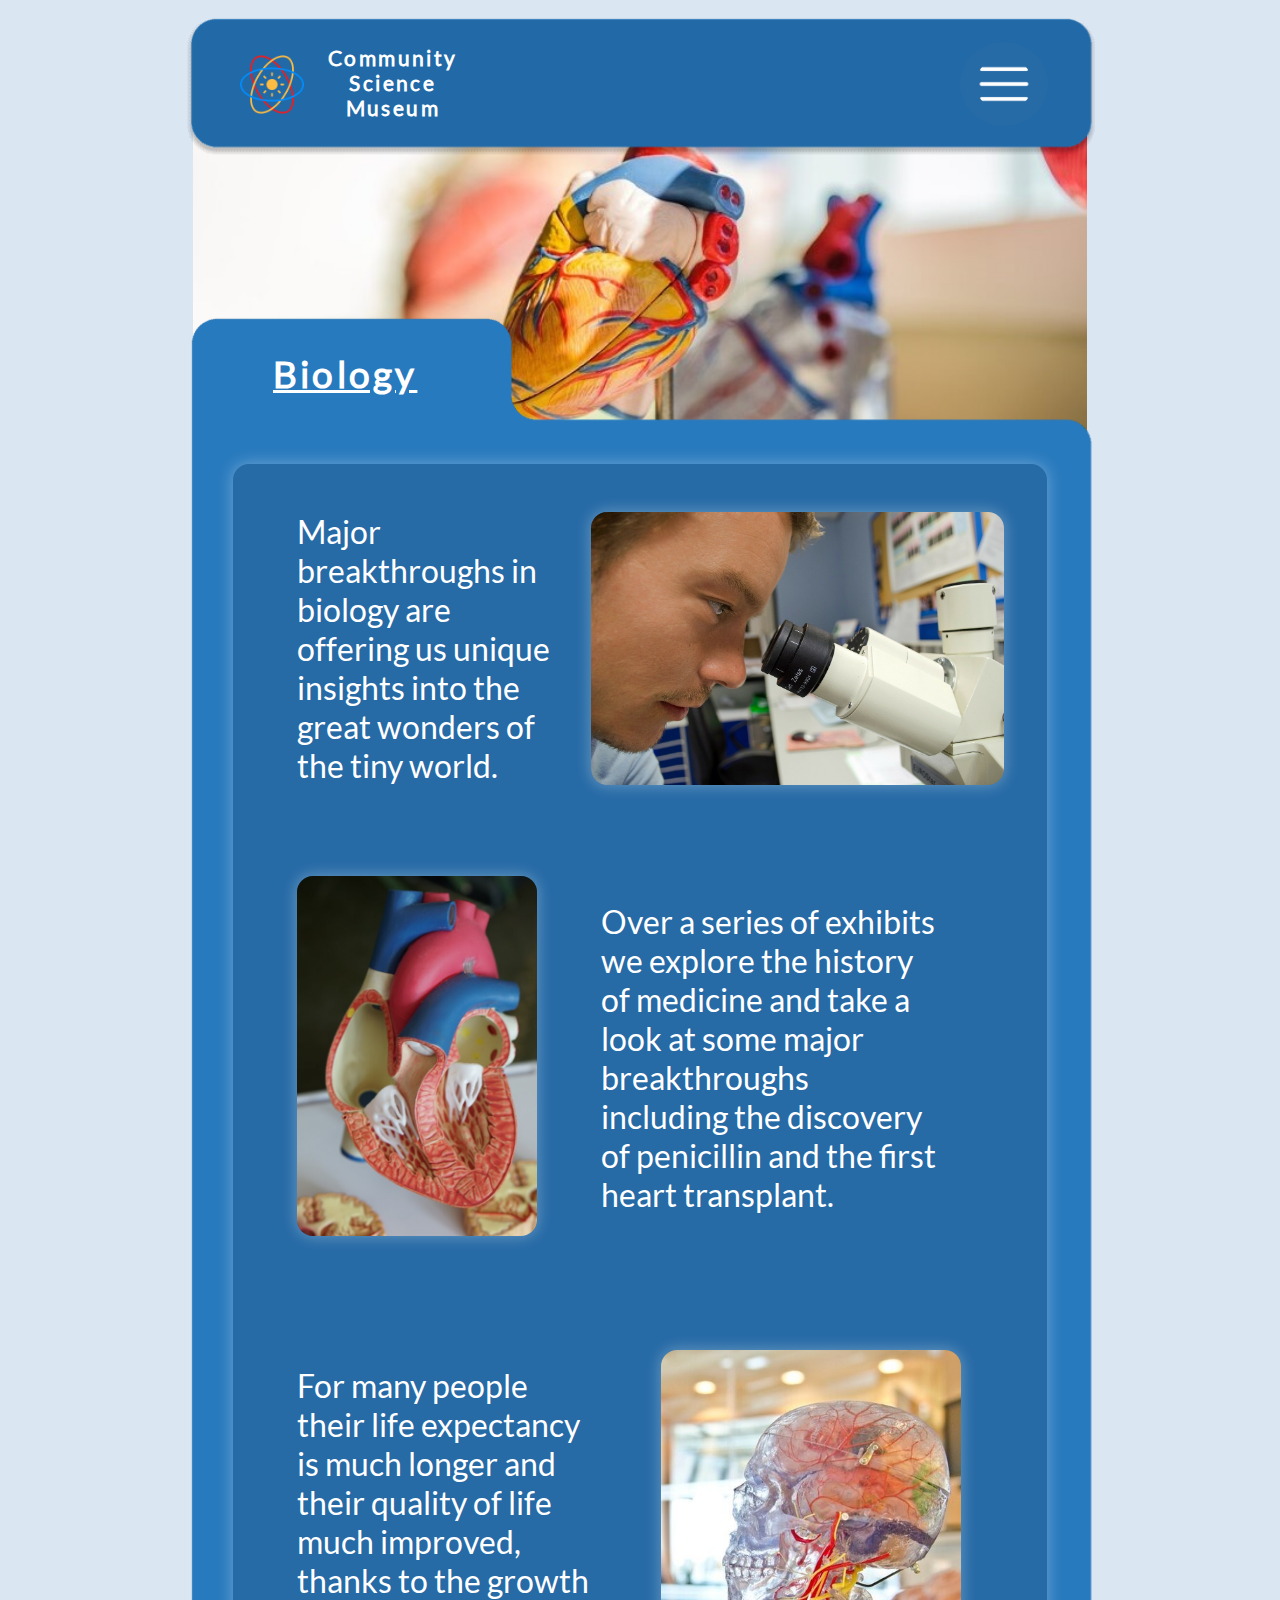
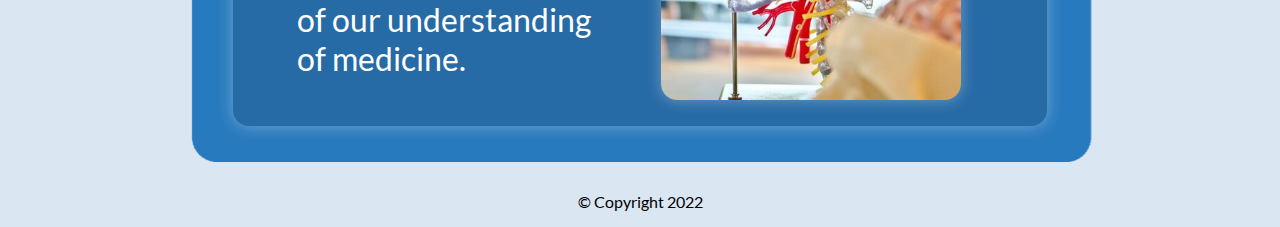
<file: html/biology.html>
<!DOCTYPE html>
<html class="bodyHtml" lang="en">
  <head>
    <meta charset="UTF-8" />
    <meta http-equiv="X-UA-Compatible" content="IE=edge" />
    <meta name="viewport" content="width=device-width, initial-scale=1.0" />
    <meta
      name="description"
      content="Over a series of exhibits we explore the history of medicine and take a look at some major breakthroughs."
    />
    <link href="/css/styles.css" rel="stylesheet" />
    <link rel="icon" href="../images/logo.png" type="image/png" />

    <title>CSM | Biology</title>
  </head>
  <body class="body-about">
    <header>
      <div class="logo-name">
        <a href="/index.html" class="link-logo">
          <img
            src="/images/logo.png"
            alt="Image of the museums logo"
            class="logo"
          />
        </a>
        <a href="/index.html" class="link-name">
          <h1 class="name">
            Community
            <span> Science </span>
            Museum
          </h1>
        </a>
      </div>
      <input type="checkbox" id="hamburger-menu" />
      <label for="hamburger-menu"
        ><img src="/images/hamburger-icon.png" alt="menu" class="menu-icon"
      /></label>
      <nav class="menu">
        <a href="/index.html" class="button"> Home </a>
        <a href="/html/about.html" class="button"> About </a>
        <a href="/index.html#h1-vi-us" class="button"> Visit </a>
        <a href="/index.html#h1-sp-ev" class="button"> Events </a>
        <a href="/index.html#h1-ex" class="button"> Explore </a>
        <a href="/index.html#h1-ex-sp" class="button"> Exhibitions </a>
        <a href="/index.html#h1-get-inv" class="button"> Get involved </a>
      </nav>
    </header>
    <div class="background-pictures">
      <div class="biology-bg-pic"></div>
    </div>
    <main class="main-cosmology">
      <h1 class="h1-et" id="h1-bio">Biology</h1>
      <section class="section-about" id="section-cos">
        <div>
          <p class="p-cos-1" id="p-bio-1">
            Major breakthroughs in biology are offering us unique insights into
            the great wonders of the tiny world.
          </p>
          <img
            src="/images/for-researchers.jpg"
            class="bio-img-1"
            alt="Image of a man looking into a microscope"
          />
        </div>
        <div>
          <img
            src="/images/biology1.jpg"
            class="bio-img-2"
            alt="Image of a model of a human heart"
          />
          <p class="p-bio-2">
            Over a series of exhibits we explore the history of medicine and
            take a look at some major breakthroughs including the discovery of
            penicillin and the first heart transplant.
          </p>
        </div>
        <div>
          <p class="p-cos-3" id="p-bio-3">
            For many people their life expectancy is much longer and their
            quality of life much improved, thanks to the growth of our
            understanding of medicine.
          </p>
          <div class="div-bio-img-3">
            <img
              class="evo-img-3"
              alt="Image of a transparent model of the human head"
            />
          </div>
        </div>
      </section>
    </main>
    <footer class="footer-robotics">&copy; Copyright 2022</footer>
  </body>
</html>
</file>
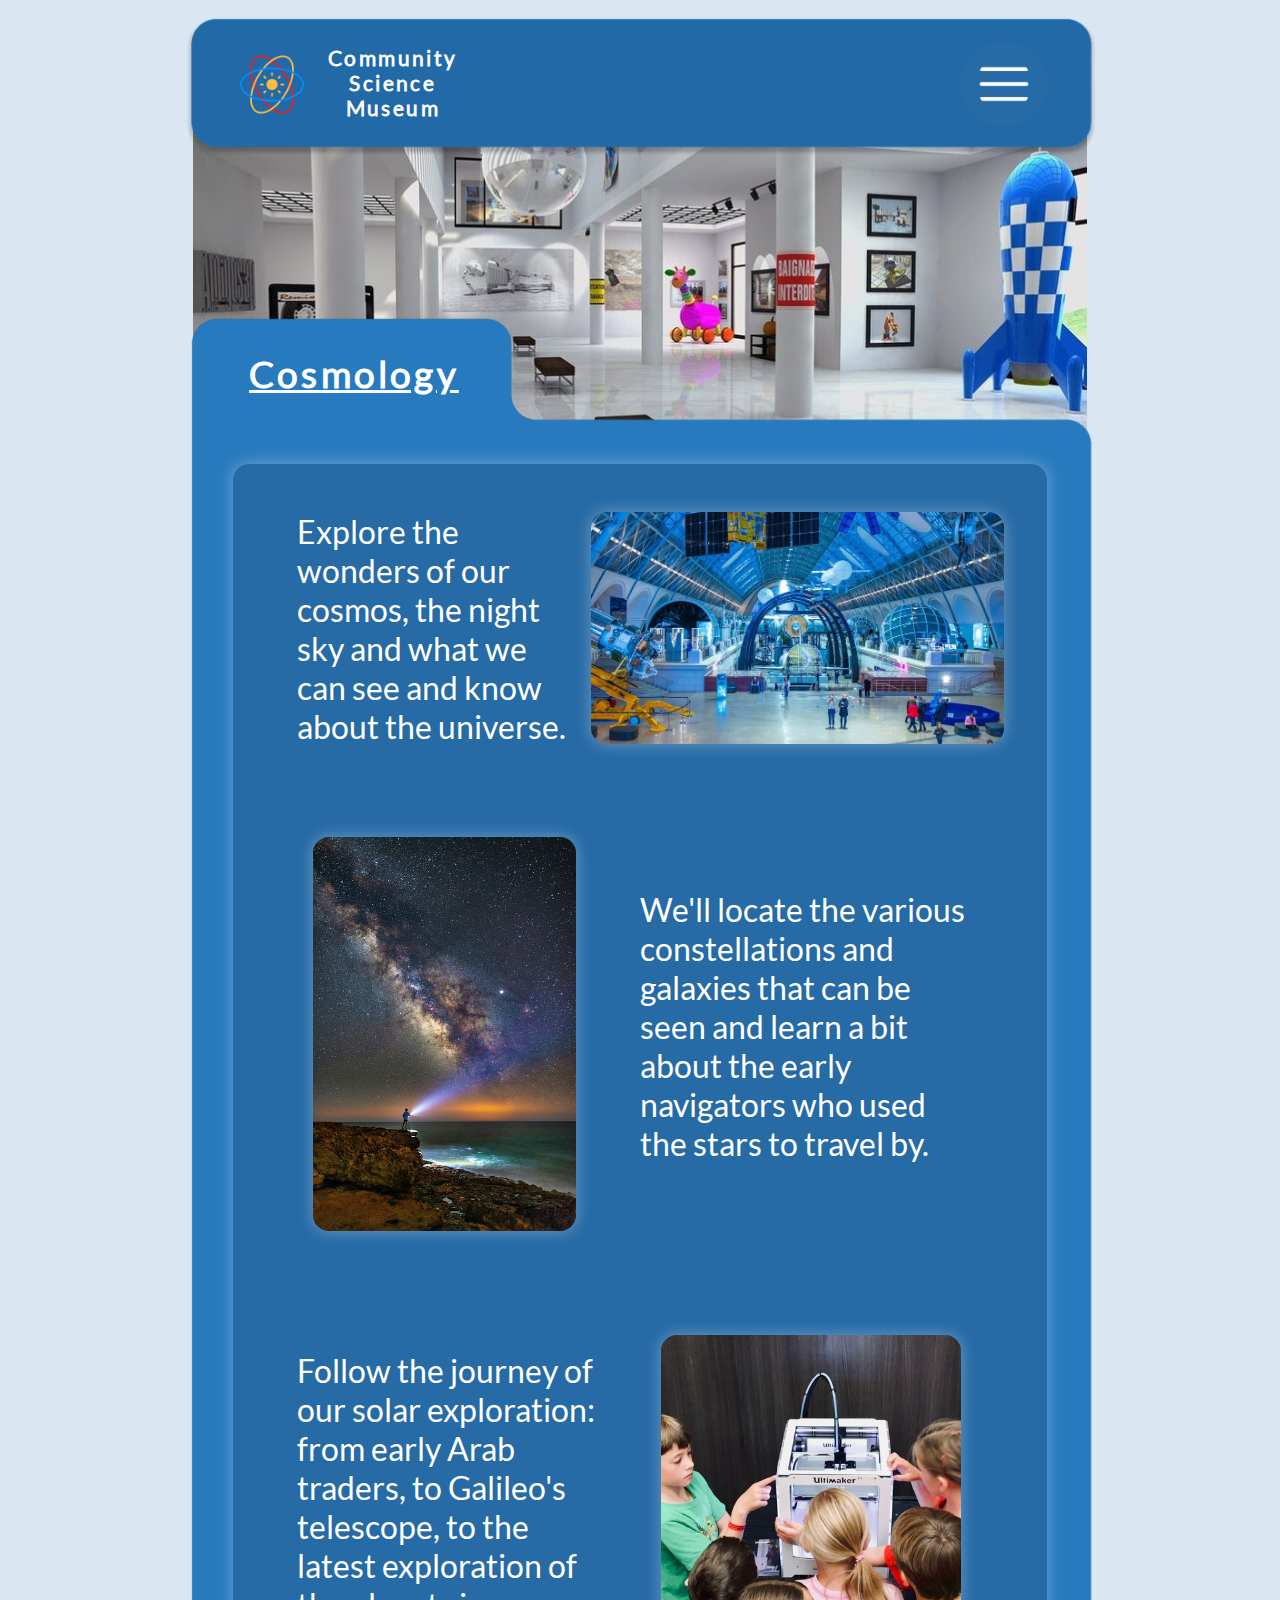
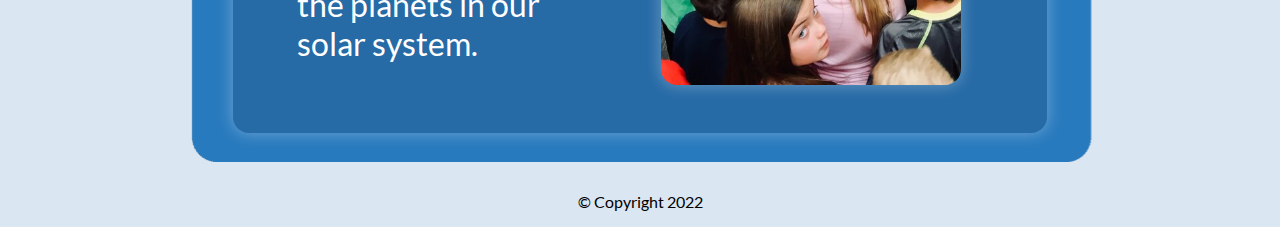
<file: html/cosmology.html>
<!DOCTYPE html>
<html class="bodyHtml" lang="en">
  <head>
    <meta charset="UTF-8" />
    <meta http-equiv="X-UA-Compatible" content="IE=edge" />
    <meta name="viewport" content="width=device-width, initial-scale=1.0" />
    <meta
      name="description"
      content="Explore the wonders of our cosmos through our fantastic exhibitions"
    />
    <link href="/css/styles.css" rel="stylesheet" />
    <link rel="icon" href="../images/logo.png" type="image/png" />

    <title>CSM | Cosmology</title>
  </head>
  <body class="body-about">
    <header>
      <div class="logo-name">
        <a href="/index.html" class="link-logo">
          <img
            src="/images/logo.png"
            alt="Image of the museums logo"
            class="logo"
          />
        </a>
        <a href="/index.html" class="link-name">
          <h1 class="name">
            Community
            <span> Science </span>
            Museum
          </h1>
        </a>
      </div>
      <input type="checkbox" id="hamburger-menu" />
      <label for="hamburger-menu"
        ><img src="/images/hamburger-icon.png" alt="menu" class="menu-icon"
      /></label>
      <nav class="menu">
        <a href="/index.html" class="button"> Home </a>
        <a href="/html/about.html" class="button"> About </a>
        <a href="/index.html#h1-vi-us" class="button"> Visit </a>
        <a href="/index.html#h1-sp-ev" class="button"> Events </a>
        <a href="/index.html#h1-ex" class="button"> Explore </a>
        <a href="/index.html#h1-ex-sp" class="button"> Exhibitions </a>
        <a href="/index.html#h1-get-inv" class="button"> Get involved </a>
      </nav>
    </header>
    <div class="background-pictures">
      <div class="cosmology-bg-pic"></div>
    </div>
    <main class="main-cosmology">
      <h1 class="h1-et" id="h1-cos">Cosmology</h1>
      <section class="section-about" id="section-cos">
        <div>
          <p class="p-cos-1">
            Explore the wonders of our cosmos, the night sky and what we can see
            and know about the universe.
          </p>
          <img
            src="/images/cosmology.jpg"
            class="cos-img-1"
            alt="Image of the milky way"
          />
        </div>
        <div>
          <img
            src="/images/milky-way.jpg"
            class="cos-img-2"
            alt="Image of kids fascinated about a 3d printing machine"
          />
          <p class="p-ft-2" id="p-cos-2">
            We'll locate the various constellations and galaxies that can be
            seen and learn a bit about the early navigators who used the stars
            to travel by.
          </p>
        </div>
        <div>
          <p class="p-cos-3">
            Follow the journey of our solar exploration: from early Arab
            traders, to Galileo's telescope, to the latest exploration of the
            planets in our solar system.
          </p>
          <div class="div-cos-img-3">
            <img
              class="cos-img-3"
              alt="Image of two female students discussing practical engineering"
            />
          </div>
        </div>
      </section>
    </main>
    <footer class="footer-robotics">&copy; Copyright 2022</footer>
  </body>
</html>
</file>
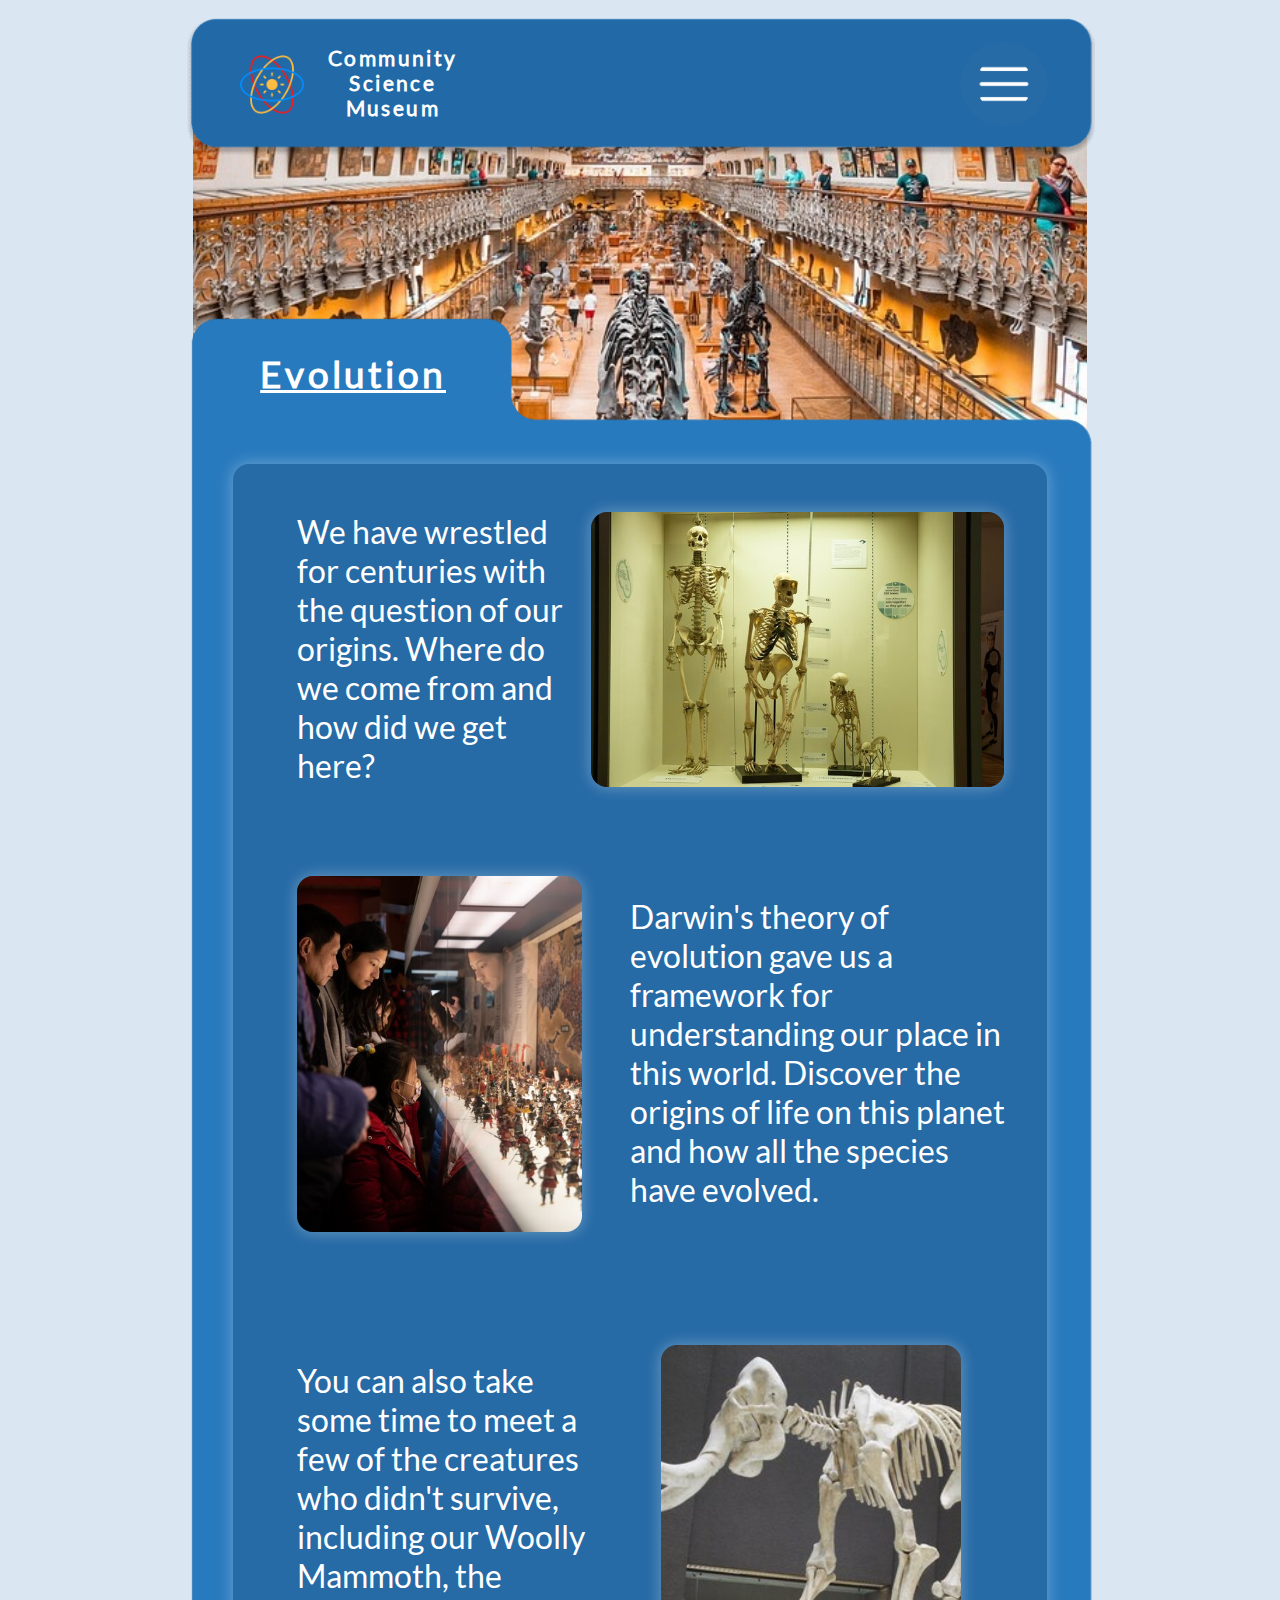
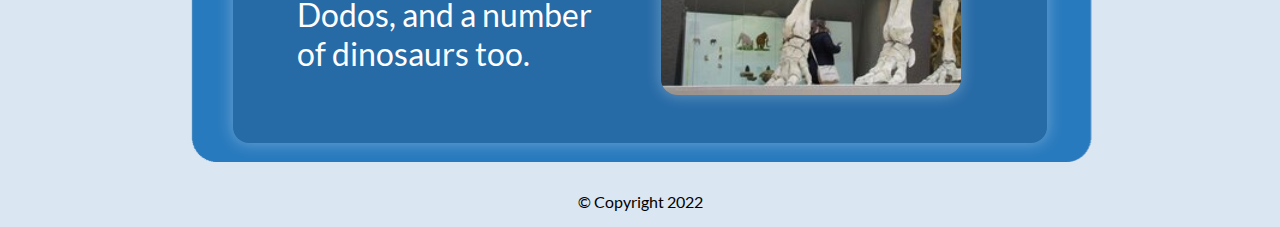
<file: html/evolution.html>
<!DOCTYPE html>
<html class="bodyHtml" lang="en">
  <head>
    <meta charset="UTF-8" />
    <meta http-equiv="X-UA-Compatible" content="IE=edge" />
    <meta name="viewport" content="width=device-width, initial-scale=1.0" />
    <meta
      name="description"
      content="Discover the origins of life through our evolution Exhibitions"
    />
    <link href="/css/styles.css" rel="stylesheet" />
    <link rel="icon" href="../images/logo.png" type="image/png" />

    <title>CSM | Evolution</title>
  </head>
  <body class="body-about">
    <header>
      <div class="logo-name">
        <a href="/index.html" class="link-logo">
          <img
            src="/images/logo.png"
            alt="Image of the museums logo"
            class="logo"
          />
        </a>
        <a href="/index.html" class="link-name">
          <h1 class="name">
            Community
            <span> Science </span>
            Museum
          </h1>
        </a>
      </div>
      <input type="checkbox" id="hamburger-menu" />
      <label for="hamburger-menu"
        ><img src="/images/hamburger-icon.png" alt="menu" class="menu-icon"
      /></label>
      <nav class="menu">
        <a href="/index.html" class="button"> Home </a>
        <a href="/html/about.html" class="button"> About </a>
        <a href="/index.html#h1-vi-us" class="button"> Visit </a>
        <a href="/index.html#h1-sp-ev" class="button"> Events </a>
        <a href="/index.html#h1-ex" class="button"> Explore </a>
        <a href="/index.html#h1-ex-sp" class="button"> Exhibitions </a>
        <a href="/index.html#h1-get-inv" class="button"> Get involved </a>
      </nav>
    </header>
    <div class="background-pictures">
      <div class="evolution-bg-pic"></div>
    </div>
    <main class="main-cosmology">
      <h1 class="h1-et" id="h1-evo">Evolution</h1>
      <section class="section-about" id="section-cos">
        <div>
          <p class="p-cos-1" id="p-evo-1">
            We have wrestled for centuries with the question of our origins.
            Where do we come from and how did we get here?
          </p>
          <img
            src="/images/skeletons.jpg"
            class="cos-img-1"
            id="evo-img-1"
            alt="Image of skeletons representing evolution"
          />
        </div>
        <div>
          <img
            src="/images/evolution2.jpg"
            class="evo-img-2"
            alt="Image of family watching a museum exhibit"
          />
          <p class="p-evo-2">
            Darwin's theory of evolution gave us a framework for understanding
            our place in this world. Discover the origins of life on this planet
            and how all the species have evolved.
          </p>
        </div>
        <div>
          <p class="p-cos-3" id="p-evo-3">
            You can also take some time to meet a few of the creatures who
            didn't survive, including our Woolly Mammoth, the Dodos, and a
            number of dinosaurs too.
          </p>
          <div class="div-evo-img-3">
            <img class="evo-img-3" alt="Image of a wolly mammoth skeleton" />
          </div>
        </div>
      </section>
    </main>
    <footer class="footer-robotics">&copy; Copyright 2022</footer>
  </body>
</html>
</file>
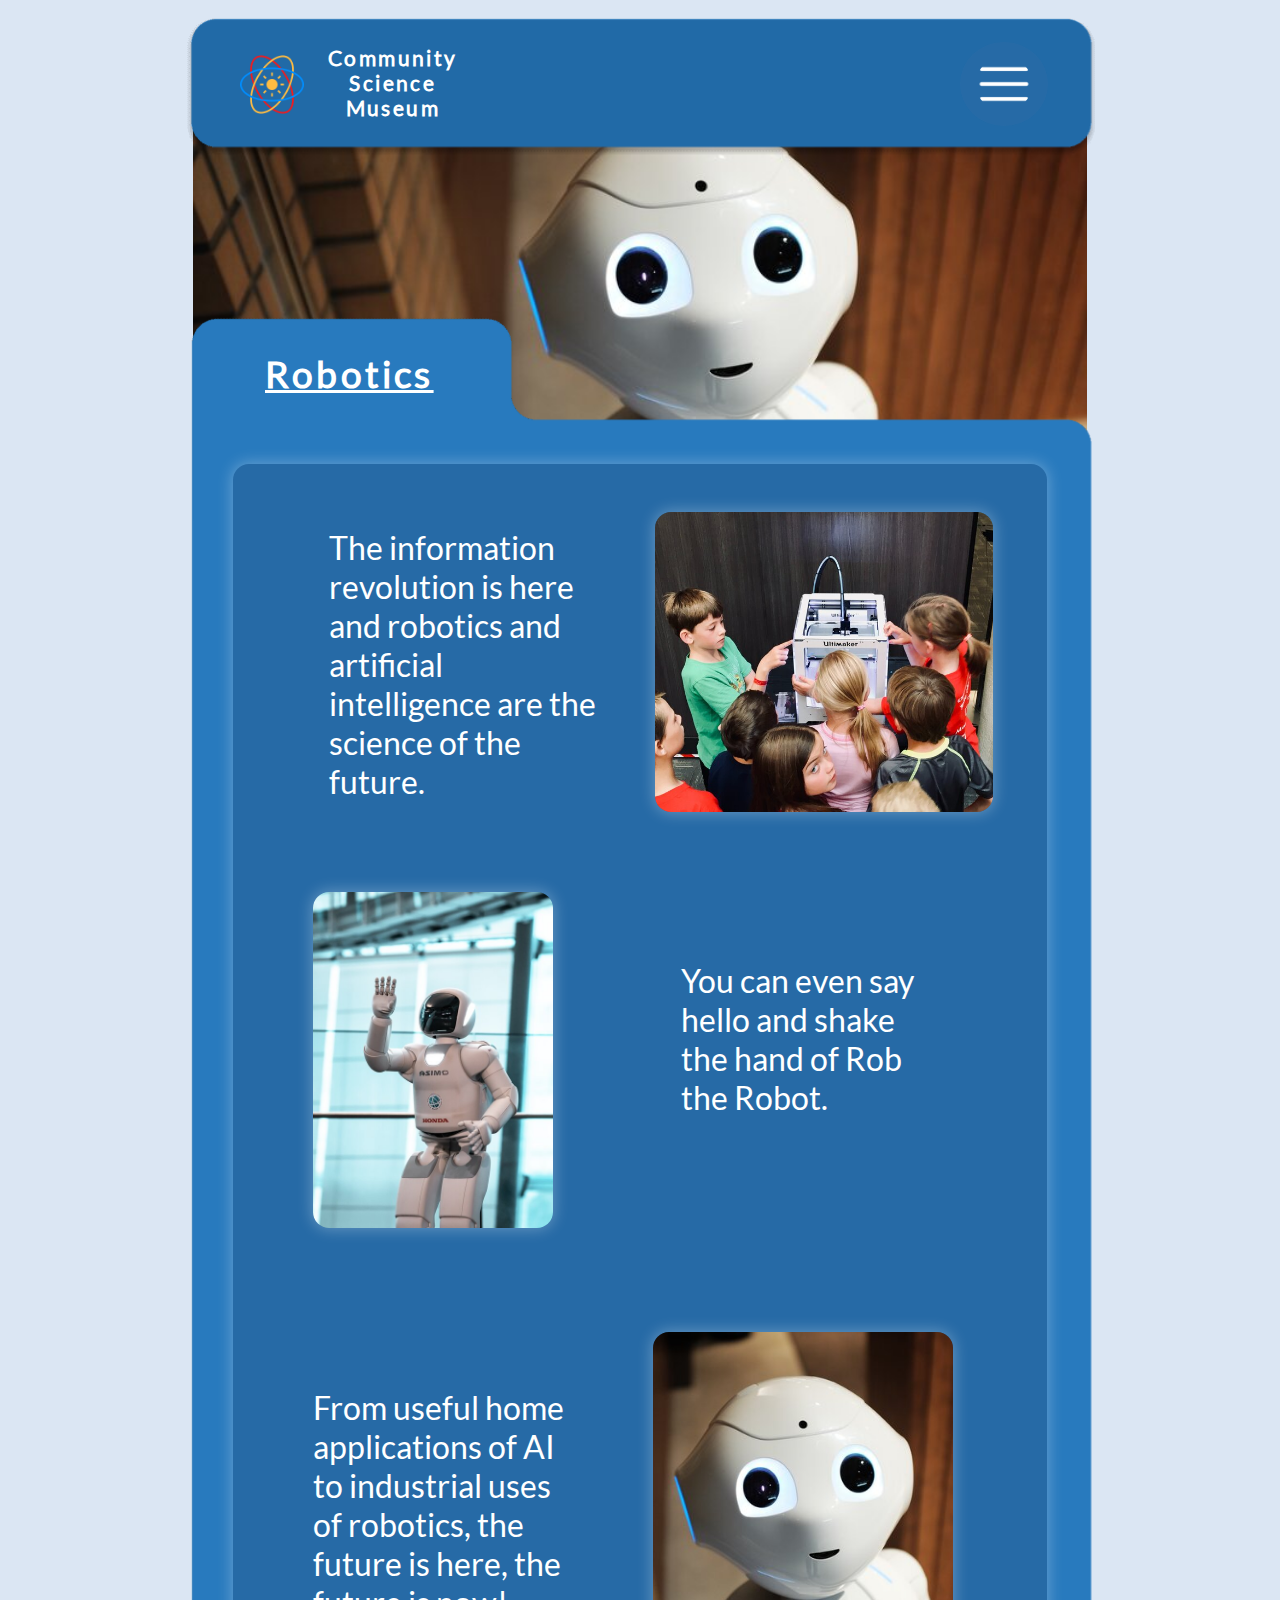
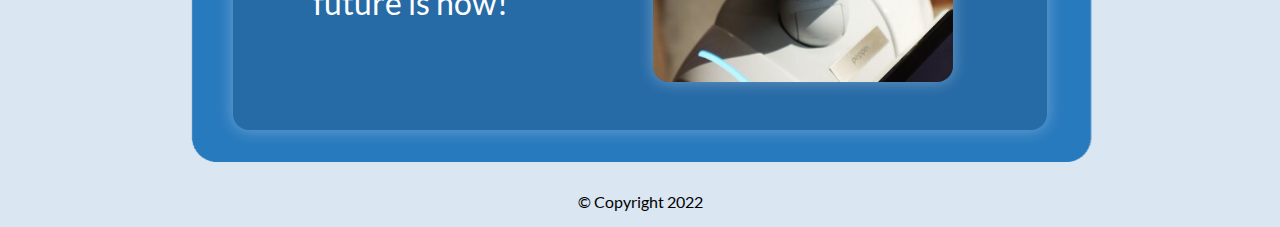
<file: html/robotics.html>
<!DOCTYPE html>
<html class="bodyHtml" lang="en">
  <head>
    <meta charset="UTF-8" />
    <meta http-equiv="X-UA-Compatible" content="IE=edge" />
    <meta name="viewport" content="width=device-width, initial-scale=1.0" />
    <meta
      name="description"
      content="The future is here. Are you interested in Robotics & AI?"
    />
    <link href="/css/styles.css" rel="stylesheet" />
    <link rel="icon" href="../images/logo.png" type="image/png" />

    <title>CSM | Robotics</title>
  </head>
  <body class="body-about">
    <header>
      <div class="logo-name">
        <a href="/index.html" class="link-logo">
          <img
            src="/images/logo.png"
            alt="Image of the museums logo"
            class="logo"
          />
        </a>
        <a href="/index.html" class="link-name">
          <h1 class="name">
            Community
            <span> Science </span>
            Museum
          </h1>
        </a>
      </div>
      <input type="checkbox" id="hamburger-menu" />
      <label for="hamburger-menu"
        ><img src="/images/hamburger-icon.png" alt="menu" class="menu-icon"
      /></label>
      <nav class="menu">
        <a href="/index.html" class="button"> Home </a>
        <a href="/html/about.html" class="button"> About </a>
        <a href="/index.html#h1-vi-us" class="button"> Visit </a>
        <a href="/index.html#h1-sp-ev" class="button"> Events </a>
        <a href="/index.html#h1-ex" class="button"> Explore </a>
        <a href="/index.html#h1-ex-sp" class="button"> Exhibitions </a>
        <a href="/index.html#h1-get-inv" class="button"> Get involved </a>
      </nav>
    </header>
    <div class="background-pictures">
      <div class="robotics-bg-pic"></div>
    </div>
    <main class="main-cosmology">
      <h1 class="h1-et" id="h1-rob">Robotics</h1>
      <section class="section-about" id="section-cos">
        <div>
          <p class="p-cos-1" id="p-rob-1">
            The information revolution is here and robotics and artificial
            intelligence are the science of the future.
          </p>
          <img
            src="/images/kids.jpg"
            class="rob-img-1"
            alt="Image of kids fascinated about a 3d printing machine"
          />
        </div>
        <div>
          <img
            src="/images/robotics1.jpg"
            class="rob-img-2"
            alt="Image of a robot waving"
          />
          <p class="p-rob-2">
            You can even say hello and shake the hand of Rob the Robot.
          </p>
        </div>
        <div>
          <p class="p-rob-3">
            From useful home applications of AI to industrial uses of robotics,
            the future is here, the future is now!
          </p>
          <div class="div-rob-img-3">
            <img class="evo-img-3" alt="Image of a robot head" />
          </div>
        </div>
      </section>
    </main>
    <footer class="footer-robotics">&copy; Copyright 2022</footer>
  </body>
</html>
</file>
<file: css/styles.css>
/* --- FONTS --- */

@font-face {
  font-family: "lato";
  src: url(/fonts/Lato/Lato-Regular.ttf);
}

@font-face {
  font-family: Arial, Helvetica, sans-serif;
}

/* --- GLOBAL --- */

/* -- HEADER -- */

header {
  display: flex;
  justify-content: space-between;
  align-items: center;
  padding: 1rem 2rem;
  height: 100px;
  border-radius: 1.5rem;
  z-index: 3;
  width: 800px;
  position: absolute;
}

.logo-name {
  display: flex;
}

.link-logo {
  display: flex;
  align-self: center;
}

.logo {
  margin-top: 0.3rem;
  width: 4rem;
  margin-right: 1.5rem;
  transition-duration: 3000ms;
}

.logo:hover {
  rotate: 500deg;
}

.link-name {
  text-decoration: none;
}

.name {
  color: white;
  display: flex;
  flex-direction: column;
  text-align: center;
  font-size: 1.3rem;
  transition-duration: 200ms;
  letter-spacing: 0.15rem;
}

.name:hover {
  scale: 105%;
}

.menu-icon {
  filter: invert(100%);
  width: 3.5rem;
  transition-duration: 200ms;
  position: fixed;
  padding: 0.9rem 1rem;
  border-radius: 50%;
  top: 2.6rem;
  margin-left: -5rem;
  background-color: rgb(217, 149, 89, 1);
}

.menu-icon:hover {
  scale: 110%;
}

.menu {
  background-color: rgb(219, 230, 243);
  display: none;
  top: 8.1rem;
  margin-left: 38.5rem;
  border-radius: 1rem;
  position: fixed;
}

.button {
  background-color: rgb(44, 121, 189);
  padding: 0.3rem 1.3rem;
  border-radius: 0.5rem;
  margin: 1.2rem;
  text-align: center;
  color: white;
  text-decoration: none;
  font-size: 1.4rem;
  letter-spacing: 0.05rem;
  display: flex;
  flex-direction: column;
  box-shadow: 0px 0px 15px 1px rgba(255, 255, 255, 0.3);
  border: 1.3px solid rgba(0, 0, 0, 0.5);
  transition-duration: 400ms;
}

.button:hover {
  background-color: rgb(38, 106, 166);
  scale: 105%;
}

#hamburger-menu {
  display: none;
}

#hamburger-menu:checked ~ .menu {
  display: block;
}

html {
  background-color: rgb(219, 230, 243);
  font-family: "lato";
}

/* --- INDEX.html --- */

/* -- Background -- */

.body-index {
  display: flex;
  flex-direction: column;
  margin: auto;
  padding-top: 1rem;
  align-items: center;
}

.main-index {
  width: 910px;
  height: 6934px;
  background-image: url(/images/frame.png);
  background-size: cover;
  position: absolute;
  z-index: 2;
}

.footer-index {
  text-align: center;
  top: 435rem;
  position: absolute;
  padding: 1rem;
}

.first-bg-pic,
.second-bg-pic,
.third-bg-pic,
.fourth-bg-pic,
.fifth-bg-pic,
.sixth-bg-pic {
  background-repeat: no-repeat;
  width: 898px;
  height: 800px;
  z-index: 1;
  border-radius: 50px;
  margin-left: 0.4rem;
}

.first-bg-pic {
  background-image: url(/images/cosmology.jpg);
  margin-top: 0.4rem;
}

.second-bg-pic {
  background-image: url(/images/aeronautics.jpg);
  margin-top: -8rem;
}

.third-bg-pic {
  background-image: url(/images/aero-exhi.jpg);
  margin-top: 17rem;
}

.fourth-bg-pic {
  background-image: url(/images/cosmology.jpg);
  margin-top: 1rem;
}

.fifth-bg-pic {
  background-image: url(/images/head.jpg);
  margin-top: 11rem;
}

.sixth-bg-pic {
  background-image: url(/images/ant.jpg);
  margin-top: 63rem;
}

.frame {
  width: 800px;
  border-radius: 1rem;
  position: relative;
  top: -9rem;
  display: none;
}

/* -- Explore together -- */

.yellow-bg-et1 {
  display: none;
}

.explore-together {
  display: flex;
  flex-direction: column;
  margin: auto;
  width: 800px;
  top: 32.8rem;
  left: 4rem;
  position: absolute;
}

.h1-et {
  text-decoration: underline;
  color: white;
  font-size: 2.3rem;
  letter-spacing: 0.2rem;
  top: 24.5rem;
  left: 4.5rem;
  position: absolute;
  font-weight: 900;
}

.yellow-bg-et {
  background-color: rgb(255, 202, 106);
  width: 800px;
  height: 350px;
  border-radius: 1rem;
  display: flex;
  box-shadow: 0px 0px 10px 2px rgb(0, 0, 0, 0.5);
}

.p-et {
  width: 350px;
  font-size: 1.6rem;
  line-height: 2.8rem;
  margin: 0;
  margin-top: 1.5rem;
}

#button-ex-to {
  margin-left: -0.1rem;
  font-size: 1.5rem;
  margin-top: 3.5rem;
}

.h1-ybg {
  display: flex;
  justify-content: center;
  align-items: center;
  color: white;
  width: 370px;
  height: 300px;
  border-radius: 1rem;
  font-size: 1.5rem;
  background-color: rgb(0, 0, 0, 0.5);
  margin: 0;
}

.about-img {
  background-image: url(/images/about-us.jpg);
  background-size: cover;
  width: 370px;
  height: 300px;
  border-radius: 1rem;
  margin-left: 2rem;
  margin: auto;
  text-decoration: none;
  letter-spacing: 0.2rem;
  font-size: 1.2rem;
  transition-duration: 200ms;
  box-shadow: 0px 0px 15px 1px rgba(255, 255, 255, 0.3);
}

.about-img:hover {
  scale: 102%;
}

.para-button {
  padding-left: 2rem;
  display: flex;
  flex-direction: column;
  margin-top: 1rem;
}

/* -- Explore -- */

#h1-ex {
  top: 66.8rem;
  left: 44rem;
}

.section-explore {
  width: 800px;
  height: 600px;
  left: 2rem;
  top: 74rem;
  position: absolute;
  padding-left: 2rem;
  overflow-x: scroll;
  align-items: center;
  display: flex;
  -ms-overflow-style: none;
  scrollbar-width: none;
  border-right: 1px solid black;
}

.section-explore::-webkit-scrollbar:hover {
}

.section-explore::-webkit-scrollbar {
  height: 15px;
}

.section-explore::-webkit-scrollbar-thumb {
  background-color: #ffffff6e;
  border-radius: 4px;
}

.section-explore::-webkit-scrollbar-track-piece:hover {
  border: 1px solid black;
}

.yellow-bg-ex {
  background-color: rgb(255, 202, 106);
  border-radius: 1rem;
  width: 500px;
  height: 550px;
  display: flex;
  flex-direction: column;
  justify-content: space-evenly;
  align-items: center;
  margin-right: 2rem;
  box-shadow: 0px 0px 10px 2px rgb(0, 0, 0, 0.5);
}

.for-teachers,
.for-kids,
.for-researchers {
  background-size: cover;
  width: 250px;
  height: 200px;
  border-radius: 1rem;
  margin: 0;
  margin-top: 0.7rem;
  transition-duration: 200ms;
  text-decoration: none;
  letter-spacing: 0.1rem;
  box-shadow: 0px 0px 15px 1px rgba(255, 255, 255, 0.3);
}

.for-teachers {
  background-image: url(/images/for-teachers.jpg);
}

.for-kids {
  background-image: url(/images/for-kids.jpg);
}

.for-researchers {
  background-image: url(/images/for-researchers.jpg);
}

.for-kids:hover,
.for-teachers:hover,
.for-researchers:hover,
.cosmology:hover,
.evolution:hover,
.biology:hover,
.robotics:hover,
.aeronautics:hover,
.sleepover:hover,
.energetica:hover {
  scale: 102%;
}

.h1-ybg-ex {
  background-color: rgb(0, 0, 0, 0.5);
  width: 250px;
  height: 200px;
  color: white;
  display: flex;
  align-items: center;
  justify-content: center;
  border-radius: 1rem;
  margin: 0;
}

.p-ex {
  width: 250px;
  font-size: 1.5rem;
  margin: 0rem 1rem;
  line-height: 2.4rem;
}

#read-more {
  width: 13rem;
  font-size: 1.6rem;
  line-height: 2.3rem;
}

/* -- Exhibition spaces -- */

#h1-ex-sp {
  top: 125rem;
  margin-left: 0.8rem;
}

#section-exh-spa {
  top: 131.4rem;
}

.cosmology,
.evolution,
.biology,
.robotics {
  background-size: cover;
  width: 250px;
  height: 200px;
  border-radius: 1rem;
  margin: 0;
  margin-top: 0.7rem;
  transition-duration: 200ms;
  text-decoration: none;
  letter-spacing: 0.1rem;
  box-shadow: 0px 0px 15px 1px rgba(255, 255, 255, 0.3);
}

.cosmology {
  background-image: url(/images/cosmology.jpg);
  background-position: -3rem;
}

.evolution {
  background-image: url(/images/evolution.jpg);
  background-position: -1rem;
}

.biology {
  background-image: url(/images/biology.jpg);
  background-size: 180%;
  background-position: -6rem;
}

.robotics {
  background-image: url(/images/robotics.jpg);
  background-position: -3rem;
}

/* -- Special events -- */

#h1-sp-ev {
  top: 182.3rem;
  margin-left: 31rem;
}

#section-sp-ev {
  top: 190.5rem;
  position: absolute;
}

.aeronautics,
.sleepover,
.energetica {
  background-size: cover;
  width: 250px;
  height: 200px;
  border-radius: 1rem;
  margin: 0;
  margin-top: 0.7rem;
  transition-duration: 200ms;
  text-decoration: none;
  letter-spacing: 0.1rem;
  box-shadow: 0px 0px 15px 1px rgba(255, 255, 255, 0.3);
}

.aeronautics {
  background-image: url(/images/aeronautics.jpg);
  background-position: -1.5rem;
}

.sleepover {
  background-image: url(/images/sleepover.jpg);
  background-position: -1rem;
}

.energetica {
  background-image: url(/images/about-us.jpg);
}

/* -- Visit us -- */

#h1-vi-us {
  top: 242.7rem;
}

.visit-us {
  top: 246.5rem;
  position: absolute;
}

.h1-vi-us {
  font-size: 2.7rem;
  color: rgb(255, 202, 106);
}

#location {
  top: 1.5rem;
  left: 6rem;
  position: absolute;
}

.p-vi-us {
  color: white;
  font-size: 1.8rem;
}

#p-location {
  position: absolute;
  top: 9rem;
  left: 6.5rem;
  width: 300px;
}

span {
  display: block;
}

.hours {
  position: absolute;
  top: 2rem;
  left: 35.6rem;
  width: 200px;
}

#p-hours {
  margin-top: 3.7rem;
  margin-left: 1rem;
}

.admission {
  position: absolute;
  top: 17.5rem;
  left: 6rem;
  width: 350px;
}

#p-admission {
  margin-top: 4rem;
}

.accessibility {
  position: absolute;
  width: 350px;
  left: 6rem;
  top: 45rem;
}

#p-accessibility {
  margin-top: 3.6rem;
  margin-left: 0.3rem;
}

.cafe {
  position: absolute;
  left: 6.2rem;
  top: 74rem;
}

#p-cafe {
  margin-top: 3rem;
  margin-left: 0.5rem;
}

.gift {
  position: absolute;
  left: 35rem;
  top: 69.5rem;
  width: 200px;
}

#p-gift {
  margin-top: 2.7rem;
  margin-left: 0.5rem;
}

/* -- Get involved -- */

#h1-get-inv {
  position: absolute;
  top: 362.7rem;
  left: 38rem;
}

.get-inv {
  position: absolute;
  left: 5rem;
  top: 367.7rem;
  width: 750px;
}

.p-get-inv {
  color: white;
  margin-top: -1rem;
  font-size: 1.4rem;
}

#h1-support {
  position: absolute;
  margin-left: 0.5rem;
}

#p-support {
  position: absolute;
  top: 8rem;
  margin-left: 0.5rem;
}

.volunteer {
  position: absolute;
  top: 20.3rem;
  left: 0.6rem;
}

#h1-volunteer {
  margin-left: 34rem;
}

#p-volunteer {
  margin-top: -0.8rem;
}

.internships {
  position: absolute;
  top: 44rem;
  margin-left: 0.5rem;
}

#p-internships {
  margin-top: -0.8rem;
}

/* --- FOR-KIDS.html --- */

.kids-bg-pic {
  background-image: url(/images/for-kids.jpg);
  width: 898px;
  height: 500px;
  background-repeat: no-repeat;
  margin-top: 4rem;
  background-size: 100%;
}

#h1-for-kids {
  top: 19.4rem;
  left: 3.6rem;
}

.fk-img-1,
.fk-img-2,
.div-fk-img-3,
.div-fk-img-4,
.div-fk-img-5 {
  box-shadow: 0px 0px 15px 1px rgba(255, 255, 255, 0.3);
  background-repeat: no-repeat;
  border-radius: 1rem;
}

.div-fk-img-3,
.div-fk-img-4,
.div-fk-img-5 {
  height: 350px;
  width: 300px;
}

.p-fk-1 {
  width: 300px;
  margin-right: 0;
  margin-left: 2rem;
}

.fk-img-1 {
  margin-left: 3rem;
  margin-top: 1.5rem;
  width: 45%;
  height: 250px;
  object-fit: cover;
}

.fk-img-2 {
  margin-left: 1rem;
  margin-top: 5rem;
  width: 40%;
  height: 40%;
}

.p-fk-2 {
  width: 370px;
  margin-top: 7.5rem;
  margin-left: 3.5rem;
}

.div-fk-img-3 {
  background-size: 180%;
  margin-left: 2rem;
  margin-top: 5rem;
  background-image: url(/images/about-us.jpg);
  background-position-x: -2rem;
}

.p-fk-3 {
  width: 350px;
  margin-left: 1rem;
  margin-top: 7rem;
  margin-bottom: 1.3rem;
}

.fk-img-3 {
  opacity: 0;
}

.div-fk-img-4 {
  background-size: 160%;
  margin-left: 1rem;
  margin-top: 5rem;
  margin-right: 2.5rem;
  background-image: url(/images/ant.jpg);
  background-position-x: -5rem;
}

.p-fk-4 {
  width: 350px;
  margin-left: 1rem;
  margin-top: 8rem;
  margin-bottom: 1.3rem;
}

.p-fk-5 {
  width: 300px;
  margin-left: 1rem;
  margin-top: 8.5rem;
  margin-bottom: 1.3rem;
}

.div-fk-img-5 {
  background-size: 210%;
  margin-left: 4rem;
  margin-top: 6rem;
  margin-bottom: 2rem;
  background-image: url(/images/cosmology.jpg);
  background-position-x: -10rem;
}

/* --- ABOUT.html --- */

.body-about {
  display: flex;
  flex-direction: column;
  align-items: center;
  padding: 1rem;
  margin: 0;
}

.main-about {
  background-image: url(/images/bg-about.png);
  width: 910px;
  height: 2692px;
  background-size: cover;
  position: absolute;
  z-index: 2;
  margin: 0;
}

.footer-about {
  position: absolute;
  top: 171rem;
  padding-bottom: 1rem;
}

.about-bg-pic {
  background-image: url(/images/aero-exhi.jpg);
  width: 898px;
  height: 500px;
  background-repeat: no-repeat;
  margin-top: 5rem;
}

#h1-ab-us {
  top: 19.4rem;
  left: 3.3rem;
}

.section-about {
  display: block;
  position: absolute;
  justify-content: center;
  margin: auto;
  width: 750px;
  top: 28rem;
  font-size: 2rem;
  left: 3rem;
  color: white;
  background-color: rgb(38, 106, 166);
  padding: 1rem;
  padding-left: 3rem;
  border-radius: 1rem;
  box-shadow: 0px 0px 15px 1px rgba(255, 255, 255, 0.3);
}

.section-about * {
  display: flex;
}

.p-ab-1 {
  width: 250px;
  margin-top: 3rem;
}

.ab-img-1,
.ab-img-2,
.div-ab-img-3,
.div-ab-img-4,
.div-ab-img-5 {
  box-shadow: 0px 0px 15px 1px rgba(255, 255, 255, 0.3);
  background-repeat: no-repeat;
  border-radius: 1rem;
}

.div-ab-img-3,
.div-ab-img-4,
.div-ab-img-5 {
  height: 350px;
  width: 300px;
  margin-top: 4rem;
}

.ab-img-1 {
  margin-left: 1.5rem;
  margin-top: 3.2rem;
  width: 60%;
  height: 270px;
  object-fit: cover;
}

.ab-img-2 {
  margin-left: 1rem;
  margin-top: 6.3rem;
  width: 40%;
  height: 380px;
  object-fit: cover;
}

.p-ab-2 {
  width: 350px;
  margin-top: 6rem;
  margin-left: 3.5rem;
}

.p-ab-3 {
  width: 350px;
  margin-left: 1rem;
  margin-top: 4rem;
  margin-bottom: 1.3rem;
}

.div-ab-img-3 {
  background-size: 200%;
  margin-left: 2rem;
  background-image: url(/images/kids.jpg);
  background-position-x: -7rem;
  background-position-y: -1rem;
}

.ab-img-3 {
  display: none;
}

.div-ab-img-4 {
  background-size: 160%;
  margin-left: 1rem;
  margin-right: 1rem;
  background-image: url(/images/ant.jpg);
  background-position-x: -5rem;
}

.ab-img-4 {
  display: none;
}

.ab-img-5 {
  display: none;
}

#p-ab-5 {
  margin-bottom: 3rem;
}

.div-ab-img-5 {
  background-size: 210%;
  margin-left: 2rem;
  background-image: url(/images/cosmology.jpg);
  background-position-x: -10rem;
}

/* --- FOR-RESEARCHERS.html --- */

.main-researchers {
  background-image: url(/images/bg-researchers.png);
  width: 910px;
  height: 1746px;
  background-size: cover;
  position: absolute;
  z-index: 2;
  margin: 0;
}

.researchers-bg-pic {
  background-image: url(/images/for-researchers.jpg);
  width: 894px;
  height: 500px;
  background-repeat: no-repeat;
  margin-top: 1rem;
  background-size: 100%;
  transform: scaleX(-1);
  border-radius: 1rem;
}

.footer-robotics {
  margin-top: -3rem;
}

#h1-for-researchers {
  margin-top: -3.5rem;
  margin-left: -1.6rem;
  font-size: 1.8rem;
}

.p-fr-1 {
  width: 220px;
  margin-right: 4rem;
  margin-left: 3.5rem;
  margin-top: 4rem;
}

#fr-img-1 {
  width: 35%;
  height: 250px;
  object-position: -7rem;
  margin-top: 2rem;
}

.p-fr-2 {
  width: 250px;
  margin-right: 2rem;
  margin-left: 7rem;
  margin-top: 10rem;
}

.fr-img-2 {
  margin-left: 3rem;
  margin-top: 5rem;
  border-radius: 1rem;
  width: 35%;
  height: 35%;
  box-shadow: 0px 0px 15px 1px rgba(255, 255, 255, 0.3);
}

.p-fr-3 {
  width: 330px;
  margin-right: 1rem;
  margin-left: 1rem;
  margin-top: 9rem;
  margin-bottom: 5.5rem;
}

.fr-img-3 {
  display: none;
}

/* --- FOR-TEACHERS.html --- */

.teachers-bg-pic {
  background-image: url(/images/for-teachers.jpg);
  width: 894px;
  height: 500px;
  background-repeat: no-repeat;
  margin-top: 1rem;
  background-size: 100%;
  border-radius: 1rem;
}

#h1-for-teachers {
  margin-top: -3.5rem;
  margin-left: -1.4rem;
}

.p-ft-1 {
  width: 270px;
  margin-right: 1.5rem;
  margin-left: 2rem;
  margin-top: 2rem;
}

.p-ft-2 {
  width: 330px;
  margin-right: 2rem;
  margin-left: 4rem;
  margin-top: 7rem;
}

.ft-img-2 {
  margin-left: 3rem;
  margin-top: 5rem;
  border-radius: 2rem;
  width: 35%;
  height: 35%;
  box-shadow: 0px 0px 15px 1px rgba(255, 255, 255, 0.3);
}

.p-ft-3 {
  display: block;
  width: 300px;
  margin-right: 2rem;
  margin-left: 1rem;
  margin-top: 8rem;
  margin-bottom: 6.5rem;
}

.contact-us {
  display: inline;
  color: white;
  font-weight: 900;
}

.ft-img-3 {
  display: none;
}

/* --- COSMOLOGY.html --- */

.main-cosmology {
  background-image: url(/images/bg-cosmology.png);
  width: 910px;
  height: 1746px;
  background-size: cover;
  position: absolute;
  z-index: 2;
  margin: 0;
}

.cosmology-bg-pic {
  background-image: url(/images/aero-exhi.jpg);
  width: 894px;
  height: 500px;
  background-repeat: no-repeat;
  margin-top: 5rem;
  background-size: 100%;
  border-radius: 1rem;
}

#h1-cos {
  margin-top: -3.5rem;
  margin-left: -0.5rem;
}

.cos-img-1,
.cos-img-2,
.div-cos-img-3 {
  background-repeat: no-repeat;
  box-shadow: 0px 0px 15px 1px rgba(255, 255, 255, 0.3);
  border-radius: 1rem;
}

.p-cos-1 {
  width: 270px;
  margin-left: 1rem;
  margin-top: 2rem;
}

.cos-img-1 {
  margin-left: 1.5rem;
  margin-top: 2rem;
  width: 55%;
  height: 55%;
}

.cos-img-2 {
  margin-left: 2rem;
  margin-top: 3.7rem;
  width: 35%;
  height: 35%;
}

.p-cos-3 {
  display: block;
  width: 300px;
  margin-right: 2rem;
  margin-left: 1rem;
  margin-top: 7.5rem;
  margin-bottom: 3.4rem;
}

.cos-img-3 {
  display: none;
}

.div-cos-img-3 {
  height: 350px;
  width: 300px;
  background-size: 200%;
  margin-left: 2rem;
  margin-top: 6.5rem;
  background-image: url(/images/kids.jpg);
  background-position-x: -7rem;
  background-position-y: -1rem;
}

/* --- EVOLUTION.html --- */

.evolution-bg-pic {
  background-image: url(/images/evolution1.jpg);
  width: 894px;
  height: 500px;
  background-repeat: no-repeat;
  margin-top: 3rem;
  background-size: 100%;
  border-radius: 1rem;
}

#h1-evo {
  margin-top: -3.5rem;
  margin-left: 0.2rem;
}

.evo-img-2 {
  margin-left: 1rem;
  margin-top: 3.7rem;
  border-radius: 1rem;
  width: 38%;
  height: 38%;
  box-shadow: 0px 0px 15px 1px rgba(255, 255, 255, 0.3);
}

.p-evo-2 {
  width: 380px;
  margin-top: 5rem;
  margin-left: 3rem;
}

.evo-img-3 {
  display: none;
}

.div-evo-img-3 {
  height: 350px;
  width: 300px;
  background-size: 200%;
  border-radius: 1rem;
  margin-left: 2rem;
  margin-top: 6.5rem;
  background-image: url(/images/mammoth.jpg);
  box-shadow: 0px 0px 15px 1px rgba(255, 255, 255, 0.3);
  background-position-x: -7rem;
  background-position-y: -3rem;
  background-repeat: no-repeat;
}

/* --- BIOLOGY.html --- */

.biology-bg-pic {
  background-image: url(/images/biology.jpg);
  width: 894px;
  height: 500px;
  background-repeat: no-repeat;
  margin-top: 3.5rem;
  background-size: 100%;
  border-radius: 1rem;
}

#h1-bio {
  margin-top: -3.5rem;
  margin-left: 1rem;
}

.bio-img-1,
.bio-img-2,
.div-bio-img-3 {
  box-shadow: 0px 0px 15px 1px rgba(255, 255, 255, 0.3);
  border-radius: 1rem;
  background-repeat: no-repeat;
}

.bio-img-1 {
  margin-left: 1.5rem;
  margin-top: 2rem;
  width: 55%;
  height: 55%;
}

.bio-img-2 {
  margin-left: 1rem;
  margin-top: 3.7rem;
  width: 32%;
  height: 32%;
}

.p-bio-2 {
  width: 340px;
  margin-top: 5.3rem;
  margin-left: 4rem;
}

#p-bio-3 {
  margin-bottom: 2rem;
}

.div-bio-img-3 {
  height: 350px;
  width: 300px;
  background-size: 210%;
  margin-left: 2rem;
  margin-top: 6.5rem;
  background-image: url(/images/head.jpg);
  background-position-x: -20rem;
  background-position-y: -1rem;
}

/* --- ROBOTICS.html --- */

.robotics-bg-pic {
  background-image: url(/images/robotics.jpg);
  width: 894px;
  height: 500px;
  background-repeat: no-repeat;
  margin-top: 1rem;
  background-size: 100%;
  border-radius: 1rem;
}

#h1-rob {
  margin-top: -3.5rem;
  margin-left: 0.5rem;
}

.rob-img-1,
.rob-img-2,
.div-rob-img-3 {
  border-radius: 1rem;
  box-shadow: 0px 0px 15px 1px rgba(255, 255, 255, 0.3);
  background-repeat: no-repeat;
}

#p-rob-1 {
  margin-left: 3rem;
  margin-top: 3rem;
}

.rob-img-1 {
  margin-left: 3.5rem;
  margin-top: 2rem;
  width: 45%;
  height: 300px;
  object-fit: cover;
  object-position: -3rem;
}

.rob-img-2 {
  margin-left: 2rem;
  margin-top: 3.7rem;
  width: 32%;
  height: 32%;
}

.p-rob-2 {
  width: 250px;
  margin-top: 8rem;
  margin-left: 8rem;
}

.p-rob-3 {
  width: 260px;
  margin-top: 10rem;
  margin-left: 2rem;
}

.div-rob-img-3 {
  height: 350px;
  width: 300px;
  background-size: 210%;
  margin-left: 5rem;
  margin-top: 6.5rem;
  margin-bottom: 2rem;
  background-image: url(/images/robotics.jpg);
  background-position-x: -13rem;
  background-position-y: -1rem;
}

.footer-robotics {
  position: absolute;
  top: 115rem;
  padding-bottom: 1rem;
}

/* --- MEDIA-QUERIES --- */

@media (max-height: 550px) {
  .menu {
    scale: 80%;
    margin-top: -2rem;
    margin-left: 40rem;
  }
}

@media (max-height: 450px) {
  .menu {
    scale: 70%;
    margin-top: -2.9rem;
  }
}

@media (max-width: 912px) {
  /* --- GLOBAL --- */

  /* -- HEADER -- */

  header {
    width: 450px;
    margin-top: -1.1rem;
  }

  .logo {
    margin-top: 0.3rem;
    width: 3rem;
    margin-right: 1rem;
    transition-duration: 3000ms;
  }

  .name {
    font-size: 1rem;
  }

  .menu-icon {
    width: 3rem;
    padding: 0.6rem 0.7rem;
    top: 2rem;
    margin-left: -4rem;
  }

  .menu-icon:hover {
    scale: 100%;
  }

  .menu {
    top: 6.4rem;
    margin-left: 19rem;
    border-radius: 1rem;
    position: fixed;
  }

  .button {
    border-radius: 0.4rem;
    margin: 0.8rem;
    font-size: 1rem;
  }

  /* --- INDEX.html --- */

  /* -- Background -- */

  .main-index {
    width: 520px;
    height: 8996px;
    background-image: url(/images/frame1.png);
  }

  .footer-index {
    text-align: center;
    margin-top: 127.5rem;
    position: absolute;
    padding: 1rem;
  }

  .first-bg-pic,
  .second-bg-pic,
  .third-bg-pic,
  .fourth-bg-pic,
  .fifth-bg-pic,
  .sixth-bg-pic {
    width: 498px;
    border-radius: 0px;
  }

  .first-bg-pic {
    background-image: url(/images/cosmology1.jpg);
    height: 281px;
    margin-top: 5rem;
    margin-left: 0.35rem;
  }

  .second-bg-pic {
    background-image: url(/images/aeronautics1.jpg);
    height: 332px;
    margin-top: 47rem;
  }

  .third-bg-pic {
    background-image: url(/images/aero-exhi1.jpg);
    height: 256px;
    margin-top: 39rem;
    margin-left: 0.3rem;
  }

  .fourth-bg-pic {
    background-image: url(/images/cosmology1.jpg);
    height: 281px;
    margin-top: 37rem;
    margin-left: 0.3rem;
  }

  .fifth-bg-pic {
    background-image: url(/images/head1.jpg);
    height: 331px;
    margin-top: 39.5rem;
    margin-left: 0.2rem;
  }

  .sixth-bg-pic {
    background-image: url(/images/ant1.jpg);
    height: 375px;
    margin-top: 196rem;
    margin-left: 0.2rem;
  }

  .frame {
    width: 500px;
    border-radius: 1rem;
    position: relative;
    top: -9rem;
    display: none;
  }

  /* -- Explore together -- */

  .explore-together {
    display: none;
  }

  .h1-et {
    margin-top: -1rem;
    left: 5rem;
  }

  .explore-together1 {
    margin-top: 29.5rem;
  }

  .yellow-bg-et1 {
    background-color: rgb(255, 202, 106);
    border-radius: 1rem;
    margin-left: 3rem;
    padding-top: 1rem;
    width: 430px;
    height: 630px;
    display: flex;
    flex-direction: column;
    justify-content: space-evenly;
    align-items: center;
    box-shadow: 0px 0px 10px 2px rgb(0, 0, 0, 0.5);
  }

  .p-et {
    margin-left: -1.3rem;
    margin-bottom: 0rem;
  }

  .para-button {
    margin-top: 0rem;
  }

  #button-ex-to {
    margin-bottom: 1.5rem;
  }

  /* -- Explore --*/

  #h1-ex {
    top: 89rem;
    left: 11.5rem;
  }

  .section-explore {
    width: 400px;
    top: 91.5rem;
  }

  #h1-ex-sp {
    top: 145rem;
    margin-left: 1.4rem;
  }

  #section-exh-spa {
    top: 147.8rem;
  }

  /* -- Special events --*/

  #h1-sp-ev {
    top: 199.5rem;
    margin-left: 3.3rem;
  }

  #section-sp-ev {
    top: 202rem;
  }

  /* -- Visit us --*/

  #h1-vi-us {
    top: 257rem;
    margin-left: 6.6rem;
  }

  .visit-us {
    top: 259rem;
  }

  .bg-visit-us {
    width: 450px;
    height: 3140px;
    background-color: rgb(38, 106, 166);
    box-shadow: 0px 0px 20px rgb(255, 255, 255, 0.3);
    border-radius: 25px;
    margin-left: 2.3rem;
    margin-top: 3rem;
  }

  #location {
    top: 3rem;
    left: 6.5rem;
  }

  #p-location {
    top: 9rem;
    left: 6.5rem;
  }

  .admission {
    top: 16.5rem;
    left: 6.5rem;
  }

  #p-admission {
    margin-left: 0rem;
  }

  .accessibility {
    left: 6.5rem;
    top: 43rem;
  }

  #p-accessibility {
    margin-left: 0rem;
  }

  .cafe {
    left: 6.5rem;
    top: 72rem;
  }

  #p-cafe {
    margin-left: 0rem;
  }

  .hours {
    top: 103rem;
    left: 6.5rem;
  }

  #p-hours {
    margin-left: 0rem;
  }

  .gift {
    left: 6.5rem;
    top: 167rem;
  }

  #p-gift {
    margin-top: 2.7rem;
    margin-left: 0rem;
  }

  /* -- Get involved --*/

  #h1-get-inv {
    top: 476.3rem;
    left: 8.6rem;
  }

  .get-inv {
    left: 2.5rem;
    top: 479.5rem;
    width: 440px;
  }

  #h1-support {
    margin-top: -78rem;
    margin-left: 1rem;
  }

  .bg-get-inv {
    width: 460px;
    height: 1270px;
    background-color: rgb(38, 106, 166);
    box-shadow: 0px 0px 20px rgb(255, 255, 255, 0.3);
    border-radius: 25px;
    margin-left: -0.7rem;
    margin-top: 1rem;
  }

  .p-get-inv {
    color: white;
    margin-top: -1rem;
    font-size: 1.4rem;
  }

  .volunteer {
    top: 24.3rem;
    left: 0rem;
  }

  #h1-volunteer {
    margin-top: 4rem;
    margin-left: 1rem;
  }

  #p-volunteer {
    margin-left: 0.5rem;
  }

  .internships {
    top: 56rem;
  }

  #h1-internships {
    margin-left: 1rem;
  }

  #p-internships {
    margin-left: 0rem;
  }

  /* --- ABOUT.html --- */

  .main-about {
    background-image: url(/images/bg-about-2.png);
    width: 526px;
    height: 1799px;
  }

  .footer-about {
    position: absolute;
    top: 114rem;
    padding-bottom: 1rem;
  }

  .about-bg-pic {
    background-image: url(/images/aero-exhi.jpg);
    width: 500px;
    background-size: 100%;
    margin-top: 5.5rem;
  }

  #h1-ab-us {
    top: 19.8rem;
    left: 11rem;
    font-size: 2rem;
  }

  .section-about {
    width: 460px;
    top: 24rem;
    font-size: 1.2rem;
    left: 2.2rem;
    padding: 0rem;
    padding-left: 0rem;
  }

  #section-cos {
    margin-left: -0.2rem;
    margin-top: -1rem;
  }

  .p-ab-1 {
    margin-left: 2rem;
    margin-right: 0rem;
    margin-top: 2rem;
    width: 170px;
  }

  .ab-img-1 {
    margin-right: 2rem;
    border-radius: 1rem;
    margin-top: 2rem;
    width: 45%;
    height: 160px;
    object-fit: cover;
  }

  .ab-img-2 {
    border-radius: 1rem;
    margin-top: 3.5rem;
    height: 230px;
  }

  .p-ab-2 {
    width: 200px;
    margin-top: 3.5rem;
    margin-left: 2rem;
    margin-right: 1rem;
  }

  .p-ab-3 {
    width: 350px;
    margin-left: 1rem;
    margin-top: 4rem;
    margin-bottom: 1.3rem;
    margin-right: 1rem;
  }

  .div-ab-img-3 {
    height: 200px;
    width: 300px;
    background-size: 190%;
    border-radius: 1.5rem;
    margin-left: 0rem;
    margin-right: 1rem;
    margin-top: 4.5rem;
    background-position-x: -4rem;
    background-position-y: -1rem;
  }

  .ab-img-3 {
    display: none;
  }

  .div-ab-img-4 {
    height: 200px;
    margin-right: 0.4rem;
    margin-top: 3.5rem;
  }

  .ab-img-4 {
    display: none;
  }

  .ab-img-5 {
    display: none;
  }

  #p-ab-5 {
    margin-bottom: 3rem;
  }

  .div-ab-img-5 {
    height: 200px;
    margin-left: 0.3rem;
    margin-right: 1rem;
    background-position-x: -9rem;
  }

  /* --- FOR-KIDS.html --- */

  .kids-bg-pic {
    width: 500px;
    margin-top: 3rem;
  }

  #h1-for-kids {
    top: 20rem;
    left: 11.5rem;
    font-size: 2rem;
  }

  .p-fk-1 {
    width: 300px;
    margin-left: 2rem;
    margin-top: 2.7rem;
  }

  .fk-img-1 {
    margin-left: 2rem;
    margin-top: 2.7rem;
    margin-right: 2rem;
    border-radius: 1rem;
    width: 40%;
    height: 140px;
    object-fit: cover;
    object-position: 0rem;
  }

  .fk-img-2 {
    margin-top: 3rem;
    border-radius: 1rem;
    width: 40%;
    height: 40%;
  }

  .p-fk-2 {
    width: 370px;
    margin-top: 4.8rem;
    margin-left: 2rem;
    margin-right: 1rem;
  }

  .div-fk-img-3,
  .div-fk-img-4,
  .div-fk-img-5 {
    margin-right: 1rem;
    height: 200px;
  }

  .div-fk-img-3 {
    margin-left: 2rem;
    margin-top: 4rem;
    background-position-x: -1rem;
  }

  .p-fk-3 {
    margin-left: 1rem;
    margin-top: 4.5rem;
  }

  .div-fk-img-4 {
    margin-left: 1rem;
    margin-top: 5rem;
  }

  .p-fk-4 {
    width: 350px;
    margin-left: 1rem;
    margin-top: 6.5rem;
    margin-right: 1rem;
  }

  .p-fk-5 {
    margin-left: 1rem;
    margin-top: 5.5rem;
  }

  .div-fk-img-5 {
    margin-left: 2rem;
    margin-top: 4rem;
    margin-bottom: 2.5rem;
  }

  /* --- COSMOLOGY.html --- */

  .main-cosmology {
    background-image: url(/images/bg-cosmology2.png);
    width: 526px;
    height: 1230px;
  }

  .cosmology-bg-pic {
    width: 500px;
  }

  #h1-cos {
    margin-top: -5.9rem;
    margin-left: 5rem;
  }

  .p-cos-1 {
    width: 190px;
    margin-left: 2.5rem;
    margin-top: 3rem;
  }

  .cos-img-1 {
    margin-left: 3rem;
    margin-right: 1rem;
    border-radius: 1rem;
    width: 150px;
    height: 150px;
    object-fit: cover;
  }

  .cos-img-2 {
    margin-left: 2rem;
    margin-top: 4rem;
  }

  #p-cos-2 {
    margin-top: 6rem;
    margin-left: 2rem;
  }

  .p-cos-3 {
    display: block;
    width: 300px;
    margin-right: 2rem;
    margin-left: 2rem;
    margin-top: 6rem;
    margin-bottom: 2.5rem;
  }

  .div-cos-img-3 {
    height: 200px;
    margin-left: 0rem;
    margin-right: 2rem;
    margin-top: 6rem;
  }

  /* --- ROBOTICS.html --- */

  .robotics-bg-pic {
    width: 500px;
    margin-top: 3rem;
  }

  #h1-rob {
    margin-top: -5.9rem;
    margin-left: 6rem;
  }

  #p-rob-1 {
    margin-top: 3rem;
  }

  .rob-img-1 {
    margin-left: 1rem;
    margin-top: 2rem;
    border-radius: 1rem;
    width: 40%;
    height: 150px;
    object-fit: cover;
    object-position: -1rem;
  }

  .p-rob-2 {
    width: 150px;
    margin-top: 8rem;
    margin-left: 3rem;
  }

  .rob-img-2 {
    margin-top: 5rem;
    margin-left: 3.5rem;
    border-radius: 1rem;
  }

  .p-rob-3 {
    width: 280px;
    margin-top: 7rem;
    margin-left: 3rem;
    margin-bottom: 5.5rem;
  }

  .div-rob-img-3 {
    height: 200px;
    margin-left: 3rem;
    margin-top: 5.5rem;
    margin-right: 2rem;
    background-position-x: -8rem;
  }

  .footer-robotics {
    top: 81rem;
  }

  /* --- BIOLOGY.html --- */

  .biology-bg-pic {
    width: 500px;
    margin-top: 5rem;
  }

  #h1-bio {
    margin-top: -5.9rem;
    margin-left: 7rem;
  }

  #p-bio-1 {
    margin-top: 3.5rem;
  }

  .bio-img-1 {
    margin-left: 2rem;
    margin-top: 2.5rem;
    margin-right: 1.5rem;
    border-radius: 1.5rem;
    width: 35%;
    height: 150px;
    object-fit: cover;
  }

  .bio-img-2 {
    margin-left: 2rem;
    margin-top: 4.7rem;
    border-radius: 2rem;
    width: 32%;
    height: 32%;
    box-shadow: 0px 0px 15px 1px rgba(255, 255, 255, 0.3);
  }

  .p-bio-2 {
    width: 220px;
    margin-top: 5.7rem;
    margin-left: 2rem;
  }

  #p-bio-3 {
    margin-top: 5.8rem;
  }

  .div-bio-img-3 {
    height: 200px;
    margin-bottom: 3rem;
    margin-left: 0rem;
    margin-right: 2rem;
    margin-top: 5.5rem;
    background-position-x: -12rem;
  }

  /* --- EVOLUTION.html --- */

  .evolution-bg-pic {
    width: 500px;
    border-radius: 0;
    margin-top: 4rem;
  }

  #h1-evo {
    margin-top: -5.9rem;
    margin-left: 6rem;
  }

  #evo-img-1 {
    margin-top: 2.8rem;
  }

  .evo-img-2 {
    margin-left: 1rem;
    margin-top: 3.7rem;
    border-radius: 2rem;
    width: 38%;
    height: 38%;
    box-shadow: 0px 0px 15px 1px rgba(255, 255, 255, 0.3);
  }

  .p-evo-2 {
    width: 230px;
    margin-top: 4.7rem;
    margin-left: 1.5rem;
  }

  .div-evo-img-3 {
    height: 200px;
    background-size: 170%;
    margin-left: 0;
    margin-right: 2rem;
    margin-top: 6rem;
    margin-bottom: 2rem;
    background-position-x: -4rem;
    background-position-y: -0rem;
  }

  /* --- FOR-TEACHERS.html --- */

  .teachers-bg-pic {
    width: 500px;
  }

  #h1-for-teachers {
    margin-top: -6rem;
    margin-left: 4.5rem;
  }

  .p-ft-1 {
    width: 200px;
    margin-right: 0rem;
    margin-left: 2rem;
    margin-top: 2.6rem;
  }

  .p-ft-2 {
    width: 180px;
    margin-right: 2rem;
    margin-left: 3rem;
    margin-top: 4.2rem;
  }

  .ft-img-2 {
    margin-left: 2rem;
    margin-top: 4rem;
    border-radius: 2rem;
    width: 35%;
    height: 35%;
    box-shadow: 0px 0px 15px 1px rgba(255, 255, 255, 0.3);
  }

  .p-ft-3 {
    display: block;
    width: 300px;
    margin-right: 1rem;
    margin-left: 2rem;
    margin-top: 5rem;
    margin-bottom: 5.6rem;
  }

  .contact-us {
    display: inline;
    color: white;
    font-weight: 900;
  }

  #ft-img-3 {
    margin-right: 2rem;
  }

  .ft-img-3 {
    display: none;
  }

  /* --- FOR-RESEARCHERS.html --- */

  .researchers-bg-pic {
    width: 500px;
  }

  #h1-for-researchers {
    margin-top: -5.5rem;
    margin-left: 4.4rem;
    font-size: 1.7rem;
  }

  .p-fr-1 {
    width: 150px;
    margin-right: 1rem;
    margin-left: 3.5rem;
    margin-top: 3.3rem;
  }

  #fr-img-1 {
    margin-right: 2rem;
    margin-top: 2rem;
    height: 150px;
    object-position: -4rem;
  }

  .p-fr-2 {
    width: 250px;
    margin-right: 2rem;
    margin-left: 3rem;
    margin-top: 8rem;
  }

  .p-fr-3 {
    width: 330px;
    margin-right: 0rem;
    margin-left: 2rem;
    margin-top: 5.5rem;
    margin-bottom: 5rem;
  }

  #fr-img-3 {
    margin-right: 2rem;
  }

  .fr-img-3 {
    display: none;
  }
}

@media (max-width: 536px) {
  /* --- GLOBAL --- */

  /* -- HEADER -- */

  header {
    height: 100px;
    width: 320px;
    top: -0.3rem;
    padding-left: 0;
    padding-right: 0;
  }

  .logo {
    margin-top: 0.2rem;
    width: 2.3rem;
    margin-right: 0.8rem;
    margin-left: 0.2rem;
  }

  .name {
    font-size: 0.8rem;
  }

  .menu-icon {
    width: 2.5rem;
    padding: 0.3rem 0.4rem;
    top: 1.2rem;
    margin-left: -3.5rem;
    background-color: rgb(217, 149, 89, 1);
  }

  .menu {
    top: 4.5rem;
    margin-left: 12.5rem;
    z-index: 0;
  }

  .menu-icon:hover {
    scale: 100%;
  }

  .button {
    padding: 0.3rem 0.5rem;
    margin: 0.6rem 0.4rem;
    font-size: 1rem;
  }

  html {
    margin-top: -0.8rem;
  }

  /* --- INDEX.html --- */

  /* -- Background -- */

  .body-index {
    height: 6490px;
    width: 350px;
  }

  .main-index {
    width: 350px;
    height: 6873px;
    background-image: url(/images/frame2.1.png);
  }

  .footer-index {
    text-align: center;
    top: 301.5rem;
    position: absolute;
  }

  .first-bg-pic,
  .second-bg-pic,
  .third-bg-pic,
  .fourth-bg-pic,
  .fifth-bg-pic,
  .sixth-bg-pic {
    width: 349px;
    margin-left: 0.1rem;
  }

  .first-bg-pic {
    width: 349px;
    margin-top: 0.4rem;
    z-index: 1;
    border-radius: 50px 50px 0px 0px;
  }

  .second-bg-pic {
    width: 349px;
    height: 800px;
    margin-top: 25rem;
    border-radius: 0px;
  }

  .third-bg-pic {
    background-size: 100%;
    width: 349px;
    margin-top: -3.9rem;
    border-radius: 0px;
  }

  .fourth-bg-pic {
    width: 349px;
    margin-top: 20rem;
  }

  .fifth-bg-pic {
    width: 349px;
    background-size: 100%;
    margin-top: 24rem;
  }

  .sixth-bg-pic {
    background-size: 100%;
    width: 349px;
    height: 800px;
    margin-top: 131rem;
    border-radius: 0px;
  }

  /* -- Explore Together -- */

  .explore-together {
    display: none;
  }

  .explore-together1 {
    margin-top: 19rem;
  }

  .yellow-bg-et1 {
    width: 310px;
    height: 470px;
    margin-left: 1.25rem;
    padding: 0;
  }

  .h1-et {
    font-size: 1.5rem;
    top: 16.5rem;
    left: 3rem;
  }

  #button-ex-to {
    margin-left: -0.1rem;
    font-size: 1.5rem;
  }

  .h1-ybg {
    width: 100%;
    height: 100%;
    border-radius: 0.5rem;
    font-size: 1.4rem;
  }

  .about-img {
    width: 80%;
    height: 40%;
    margin-left: 2rem;
    margin-top: 1rem;
    margin-bottom: 0rem;
    border-radius: 0.5rem;
  }

  .para-button {
    align-items: center;
    margin-top: 0rem;
  }

  .p-et {
    width: 270px;
    line-height: 2rem;
    margin-bottom: 0;
  }

  #button-ex-to {
    padding: 0.5rem 4rem;
    margin-left: -1.4rem;
    margin-top: 1rem;
    margin-bottom: 1rem;
  }

  /* -- Explore -- */

  #h1-ex {
    top: 61.5rem;
    left: 7.5rem;
  }

  .section-explore {
    width: 300px;
    height: 430px;
    left: 0.01rem;
    top: 63rem;
    border-right: 1px solid black;
  }

  .yellow-bg-ex {
    width: 300px;
    height: 400px;
  }

  .for-kids,
  .for-researchers,
  .for-teachers {
    width: 80%;
    height: 30%;
  }

  .for-researchers {
    margin-top: 0.3rem;
  }

  .h1-ybg-ex {
    width: 100%;
    height: 100%;
    font-size: 1.2rem;
  }

  .p-ex {
    width: 190px;
    font-size: 1.2rem;
    margin-left: 1.4rem;
    line-height: 1.5rem;
    margin-bottom: 0;
    margin-top: 0.2rem;
  }

  #read-more {
    width: 10rem;
    font-size: 1.6rem;
    line-height: 2.3rem;
  }

  /* -- Exhibition spaces -- */

  #h1-ex-sp {
    top: 100.5rem;
    margin-left: 0.3rem;
  }

  #section-exh-spa {
    top: 102rem;
  }

  .cosmology,
  .evolution,
  .biology,
  .robotics {
    width: 85%;
    height: 35%;
  }

  /* -- Special events -- */

  #h1-sp-ev {
    top: 139.5rem;
    margin-left: 2rem;
  }

  #section-sp-ev {
    top: 141rem;
    position: absolute;
  }

  .aeronautics,
  .sleepover,
  .energetica {
    width: 85%;
    height: 35%;
  }

  /* -- Visit us -- */

  .bg-visit-us {
    height: 2220px;
    width: 305px;
  }

  #h1-vi-us {
    top: 180.3rem;
    left: 1rem;
  }

  .visit-us {
    top: 180rem;
    left: -1rem;
  }

  .h1-vi-us {
    font-size: 2rem;
  }

  .p-vi-us {
    color: white;
    font-size: 1.6rem;
  }

  #location {
    top: 4rem;
    left: 5rem;
    position: absolute;
  }

  #p-location {
    position: absolute;
    top: 8rem;
    left: 5rem;
    width: 230px;
  }

  .admission {
    top: 13rem;
    left: 5rem;
    width: 230px;
  }

  #p-admission {
    margin-top: 0rem;
    margin-left: 0;
  }

  .accessibility {
    width: 230px;
    left: 5rem;
    top: 33rem;
  }

  #p-accessibility {
    margin-top: 0rem;
    margin-left: 0rem;
  }

  .cafe {
    position: absolute;
    left: 5rem;
    top: 96rem;
  }

  #p-cafe {
    margin-top: 0rem;
    margin-left: 0rem;
  }

  .hours {
    top: 52rem;
    left: 5rem;
    width: 200px;
  }

  #p-hours {
    margin-top: 0rem;
    margin-left: 0rem;
  }

  .gift {
    left: 5rem;
    top: 117rem;
  }

  #p-gift {
    margin-top: 0rem;
    margin-left: 0rem;
  }

  /* -- Get involved -- */

  .bg-get-inv {
    height: 1450px;
    width: 310px;
    margin-left: 0.1rem;
  }

  #h1-get-inv {
    top: 334rem;
    left: 5.5rem;
  }

  .get-inv {
    left: 1.1rem;
    top: 336rem;
    width: 290px;
  }

  .p-get-inv {
    margin-top: -3rem;
    font-size: 1.2rem;
    margin-left: 3rem;
  }

  #h1-support {
    margin-left: 2rem;
    margin-top: -89.8rem;
  }

  #p-support {
    top: 8rem;
    margin-left: 2rem;
  }

  .volunteer {
    top: 26.3rem;
    left: 0.6rem;
    width: 290px;
  }

  #h1-volunteer {
    margin-left: 1.5rem;
  }

  #p-volunteer {
    margin-top: -1rem;
    margin-left: 1.4rem;
    width: 250px;
  }

  .internships {
    top: 62.5rem;
    margin-left: 1rem;
  }

  #p-internships {
    margin-top: -0.8rem;
    margin-left: 1rem;
    width: 250px;
  }

  /* --- ABOUT.html --- */

  .main-about {
    background-image: url(/images/bg-about-3.1.png);
    width: 350px;
    height: 1577px;
  }

  .footer-about {
    top: 100rem;
    padding-bottom: 1rem;
  }

  .about-bg-pic {
    width: 350px;
    margin-top: 4rem;
  }

  #h1-ab-us {
    top: 15rem;
    left: 6.3rem;
    font-size: 1.7rem;
  }

  .section-about {
    width: 310px;
    top: 18rem;
    font-size: 1rem;
    left: 1.6rem;
    padding: 1rem;
    padding-left: 0rem;
  }

  .p-ab-1 {
    margin-top: 0.5rem;
    margin-left: 1.5rem;
    width: 130px;
  }

  .ab-img-1 {
    margin-left: 1.4rem;
    margin-right: 0;
    margin-top: 0.2rem;
    border-radius: 1.3rem;
    width: 40%;
    height: 140px;
    object-fit: cover;
    object-position: -1rem;
  }

  .ab-img-2 {
    margin-left: 1rem;
    margin-top: 2rem;
    border-radius: 1.3rem;
    width: 40%;
    height: 210px;
  }

  .p-ab-2 {
    margin-top: 2.4rem;
    margin-left: 0.5rem;
    margin-right: 0;
  }

  .p-ab-3 {
    margin-top: 1.5rem;
    margin-bottom: 0rem;
    margin-right: 0.4rem;
    margin-left: 1rem;
    width: 300px;
  }

  .div-ab-img-3,
  .div-ab-img-4,
  .div-ab-img-5 {
    height: 230px;
    margin-right: 0;
  }

  .div-ab-img-3 {
    background-size: 300%;
    margin-left: 0.5rem;
    margin-top: 1.5rem;
  }

  #p-ab-4 {
    margin-right: 0;
    margin-top: 2.5rem;
  }

  .div-ab-img-4 {
    background-size: 250%;
    margin-left: 1rem;
    margin-top: 2.5rem;
    background-position-x: -3rem;
  }

  #p-ab-5 {
    margin-top: 2.8rem;
    margin-bottom: 1rem;
  }

  .div-ab-img-5 {
    background-size: 350%;
    margin-left: 0rem;
    margin-top: 2.8rem;
  }

  /* --- FOR-KIDS.html --- */

  .kids-bg-pic {
    width: 350px;
    margin-top: 3rem;
  }

  #h1-for-kids {
    top: 15rem;
    left: 6.4rem;
    font-size: 1.7;
  }

  .p-fk-1 {
    width: 300px;
    margin-right: 1rem;
    margin-top: 1rem;
  }

  .fk-img-1 {
    margin-left: 0rem;
    margin-top: 1rem;
    margin-right: 0.5rem;
    border-radius: 0.5rem;
    width: 130px;
    height: 150px;
    object-fit: cover;
  }

  .fk-img-2 {
    margin-left: 1rem;
    margin-top: 3rem;
    border-radius: 0.5rem;
  }

  .p-fk-2 {
    width: 370px;
    margin-top: 2.5rem;
    margin-left: 0.5rem;
    margin-right: 0;
  }

  .div-fk-img-3,
  .div-fk-img-4,
  .div-fk-img-5 {
    margin-left: 1rem;
    margin-right: 0rem;
  }

  .div-fk-img-3 {
    height: 200px;
    background-size: 280%;
    margin-top: 3.5rem;
  }

  .p-fk-3 {
    margin-left: 1rem;
    margin-top: 4.2rem;
  }

  .fk-img-3 {
    opacity: 0;
  }

  .div-fk-img-4 {
    height: 200px;
    background-size: 280%;
    margin-top: 4rem;
  }

  .p-fk-4 {
    margin-left: 1rem;
    margin-top: 5.2rem;
    margin-right: 0.5rem;
  }

  .p-fk-5 {
    margin-left: 1rem;
    margin-top: 5.5rem;
  }

  .div-fk-img-5 {
    height: 150px;
    width: 250px;
    background-size: 350%;
    margin-top: 5.2rem;
    margin-bottom: 2rem;
    background-position-x: -11rem;
    background-position-y: -2rem;
  }

  /* --- COSMOLOGY.html --- */

  .main-cosmology {
    background-image: url(/images/bg-cosmology3.1.png);
    width: 350px;
    height: 1097px;
  }

  .cosmology-bg-pic {
    background-image: url(/images/aero-exhi.jpg);
    width: 349px;
    margin-top: 4rem;
    margin-left: -0.1rem;
    border-radius: 0rem;
  }

  #section-cos {
    margin-left: -0.9rem;
    margin-top: -0.5rem;
  }

  #h1-cos {
    margin-top: -2.5rem;
    margin-left: 3.1rem;
  }

  .p-cos-1 {
    width: 100px;
    margin-left: 2rem;
    margin-top: 2rem;
  }

  .cos-img-1 {
    margin-left: 1.5rem;
    margin-top: 1rem;
    margin-right: 0;
    border-radius: 1rem;
    width: 130px;
    height: 180px;
    object-fit: cover;
  }

  #p-cos-2 {
    margin-top: 3.7rem;
    margin-left: 1rem;
    margin-right: 1rem;
  }

  .cos-img-2 {
    margin-left: 1rem;
    margin-top: 3.7rem;
    border-radius: 1rem;
    width: 40%;
    height: 40%;
  }

  .p-cos-3 {
    margin-right: 0rem;
    margin-left: 1rem;
    margin-top: 5rem;
    margin-bottom: 2.5rem;
  }

  .div-cos-img-3 {
    height: 200px;
    width: 300px;
    background-size: 260%;
    margin-left: 1rem;
    margin-top: 4.5rem;
    margin-right: 0rem;
    background-position-x: -3.5rem;
    background-position-y: 0rem;
  }

  /* --- ROBOTICS.html --- */

  .robotics-bg-pic {
    background-image: url(/images/robotics.jpg);
    width: 350px;
    height: 500px;
    margin-left: -0.1rem;
    background-repeat: no-repeat;
    margin-top: 1rem;
    background-size: 100%;
    border-radius: 1rem;
  }

  #h1-rob {
    margin-top: -2.5rem;
    margin-left: 4rem;
  }

  #p-rob-1 {
    margin-left: 1rem;
    margin-top: 1.2rem;
    width: 200px;
  }

  .rob-img-1 {
    margin-left: 1rem;
    margin-right: 0rem;
    margin-top: 1rem;
    border-radius: 1rem;
    width: 45%;
    height: 150px;
    object-fit: cover;
  }

  .rob-img-2 {
    margin-left: 1.5rem;
    margin-top: 4.5rem;
    border-radius: 1rem;
    width: 40%;
    height: 40%;
  }

  .p-rob-2 {
    width: 150px;
    margin-top: 6.5rem;
    margin-left: 2rem;
  }

  .p-rob-3 {
    width: 260px;
    margin-top: 6rem;
    margin-left: 1rem;
    margin-bottom: 4rem;
  }

  .div-rob-img-3 {
    height: 200px;
    width: 130%;
    object-fit: cover;
    background-size: 220%;
    margin-left: 1rem;
    margin-right: 0rem;
    background-position-x: -7rem;
  }

  .footer-robotics {
    position: absolute;
    top: 72rem;
    padding-bottom: 1rem;
  }

  /* --- EVOLUTION.html --- */

  .evolution-bg-pic {
    width: 349px;
    margin-left: -0.1rem;
    margin-top: 4rem;
  }

  #h1-evo {
    margin-top: -2.5rem;
    margin-left: 4rem;
  }

  #p-evo-1 {
    margin-left: 1rem;
    margin-top: 1rem;
    width: 200px;
  }

  #evo-img-1 {
    margin-top: 0.9rem;
    margin-right: 0rem;
    width: 150px;
    object-position: -3rem;
  }

  .evo-img-2 {
    margin-left: 0.5rem;
    margin-top: 3.5rem;
    border-radius: 1rem;
    width: 45%;
    height: 45%;
  }

  .p-evo-2 {
    width: 380px;
    margin-top: 3.2rem;
    margin-left: 0.5rem;
  }

  #p-evo-3 {
    margin-bottom: 3rem;
    margin-top: 3.5rem;
    margin-right: 0.5rem;
  }

  .div-evo-img-3 {
    height: 200px;
    width: 350px;
    background-size: 224%;
    margin-right: 0;
    margin-top: 4rem;
    background-position-x: -3rem;
    background-position-y: 0rem;
  }

  /* --- BIOLOGY.html --- */

  .biology-bg-pic {
    width: 349px;
    margin-left: -0.1rem;
    margin-top: 4rem;
  }

  #h1-bio {
    margin-top: -2.5rem;
    margin-left: 4.5rem;
  }

  #p-bio-1 {
    margin-left: 1.5rem;
    margin-top: 1.8rem;
    width: 130px;
  }

  .bio-img-1 {
    margin-left: 2rem;
    margin-top: 1rem;
    border-radius: 1rem;
    width: 45%;
    height: 190px;
    object-position: -2.4rem;
  }

  .bio-img-2 {
    margin-left: 1rem;
    margin-top: 3.7rem;
    border-radius: 1rem;
    width: 40%;
    height: 100%;
  }

  .p-bio-2 {
    width: 340px;
    margin-top: 3.1rem;
    margin-left: 1rem;
  }

  #p-bio-3 {
    margin-top: 3rem;
    margin-bottom: 0rem;
  }

  .div-bio-img-3 {
    height: 200px;
    width: 400px;
    background-size: 220%;
    margin-right: 0;
    margin-left: 1rem;
    margin-top: 3.5rem;
    margin-bottom: 1rem;
    background-position-x: -11rem;
    background-position-y: 0rem;
  }

  /* --- FOR-RESEARCHERS.html --- */

  .main-researchers {
    background-image: url(/images/bg-cosmology3.1.png);
    width: 350px;
    height: 1097px;
  }

  .researchers-bg-pic {
    width: 349px;
    margin-left: -0.1rem;
  }

  #h1-for-researchers {
    margin-top: -2.5rem;
    margin-left: 1.5rem;
    font-size: 1.5rem;
  }

  .p-fr-1 {
    width: 130px;
    margin-right: 1.5rem;
    margin-left: 2rem;
    margin-top: 2rem;
  }

  #fr-img-1 {
    margin-right: 0rem;
    margin-top: 1rem;
    object-position: -6rem;
  }

  .p-fr-2 {
    width: 250px;
    margin-right: 0rem;
    margin-left: 1rem;
    margin-top: 6rem;
  }

  .fr-img-2 {
    margin-left: 1.5rem;
    margin-top: 4rem;
    border-radius: 1rem;
    width: 45%;
    height: 45%;
  }

  .p-fr-3 {
    width: 200px;
    margin-right: 0rem;
    margin-left: 1rem;
    margin-top: 4.5rem;
    margin-bottom: 5rem;
  }

  #fr-img-3 {
    width: 200px;
    margin-right: 0;
    margin-top: 4rem;
  }

  /* --- FOR-TEACHERS.html --- */

  .teachers-bg-pic {
    width: 349px;
    margin-left: -0.1rem;
  }

  #h1-for-teachers {
    margin-top: -2.5rem;
    margin-left: 2.8rem;
  }

  .p-ft-1 {
    width: 270px;
    margin-right: 1rem;
    margin-left: 1rem;
    margin-top: 2rem;
  }

  .p-ft-2 {
    width: 330px;
    margin-right: 0rem;
    margin-left: 0.8rem;
    margin-top: 4.5rem;
  }

  .ft-img-2 {
    margin-left: 0.8rem;
    margin-top: 5rem;
    border-radius: 1rem;
    width: 45%;
    height: 45%;
  }

  .p-ft-3 {
    width: 300px;
    margin-right: 0rem;
    margin-left: 1rem;
    margin-top: 6rem;
    margin-bottom: 2.5rem;
  }

  #ft-img-3 {
    margin-right: 0;
    margin-top: 5rem;
    margin-bottom: 3rem;
    height: 150px;
  }
}

@media (min-width: 1500px) {
  html {
    margin-top: 96rem;
    scale: 150%;
    overflow-x: hidden;
    display: flex;
    justify-content: center;
    align-items: center;
  }

  body {
    width: 1500px;
  }

  .bodyHtml {
    margin-top: 12rem;
  }
}

@media (min-width: 2200px) {
  html {
    margin-top: 195rem;
    scale: 200%;
    overflow-x: hidden;
    display: flex;
    justify-content: center;
    align-items: center;
  }

  body {
    width: 2200px;
  }

  .bodyHtml {
    margin-top: 20rem;
  }
}
</file>
